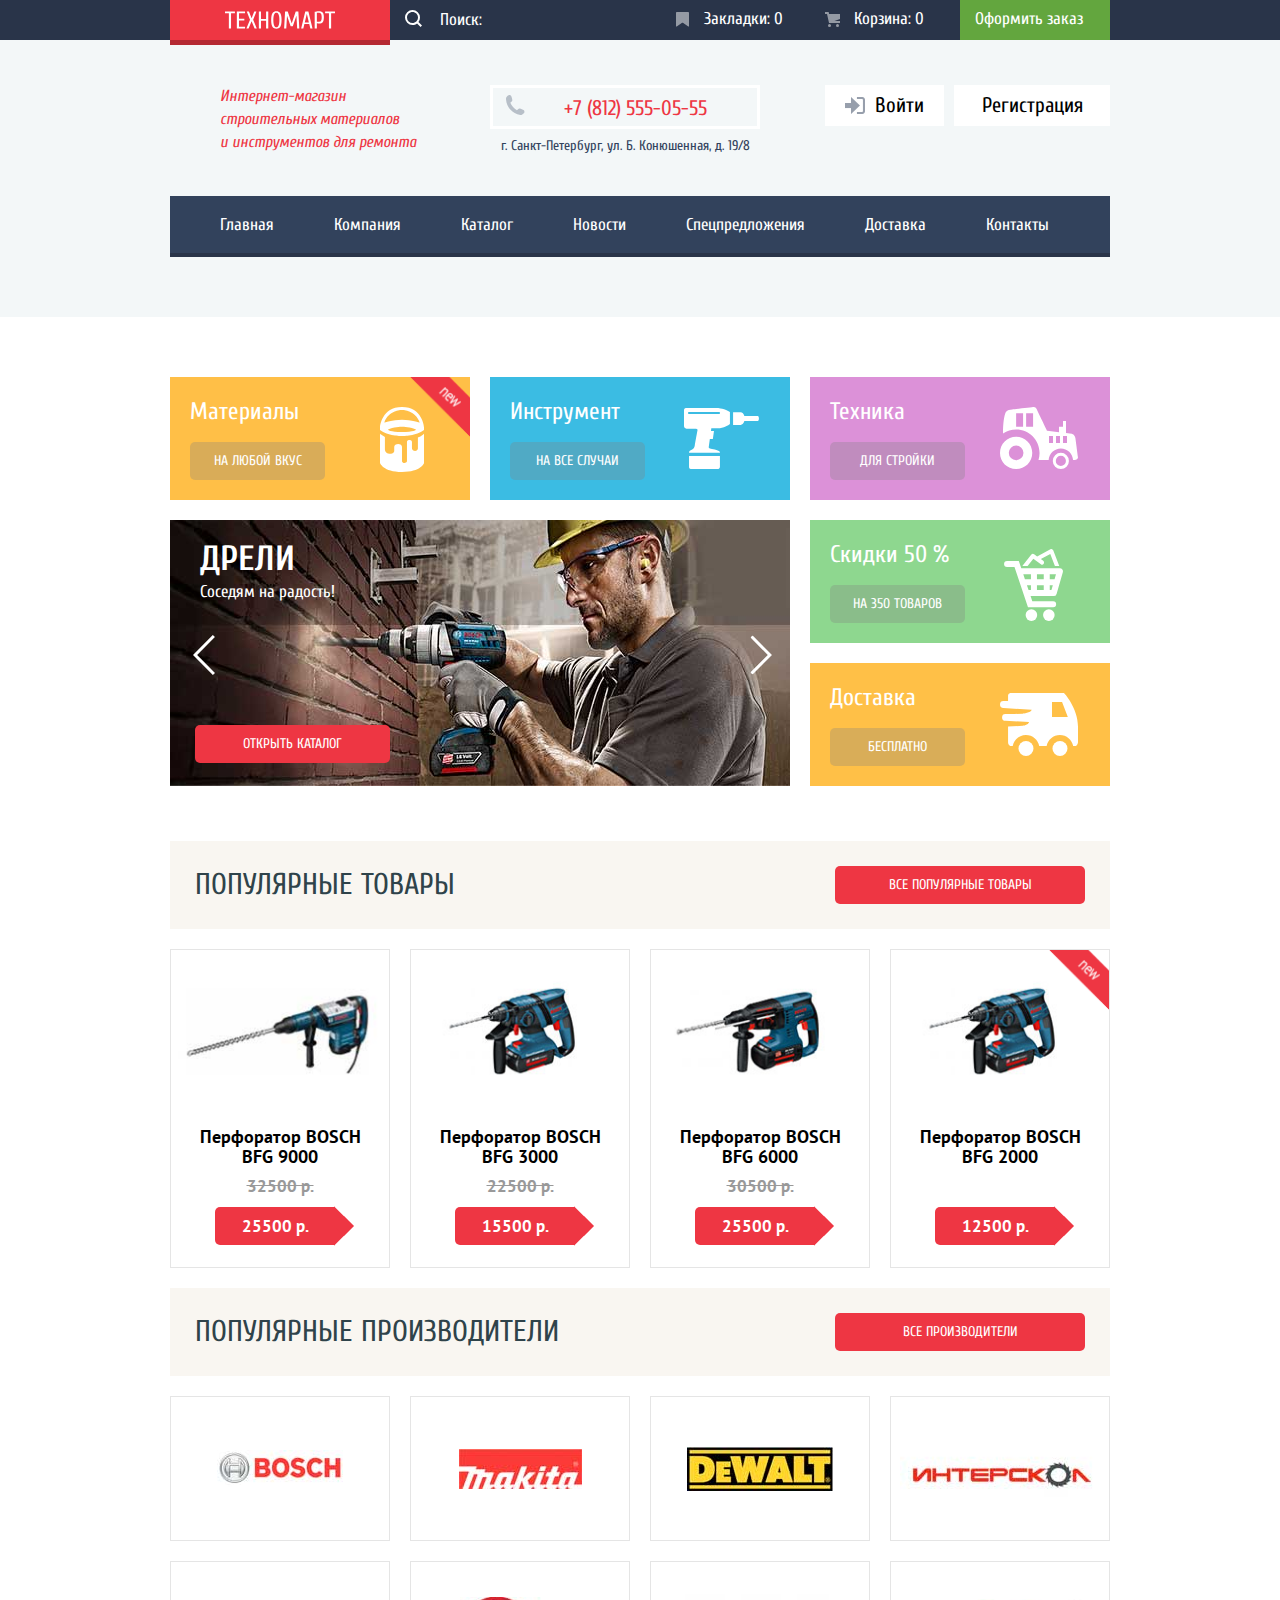
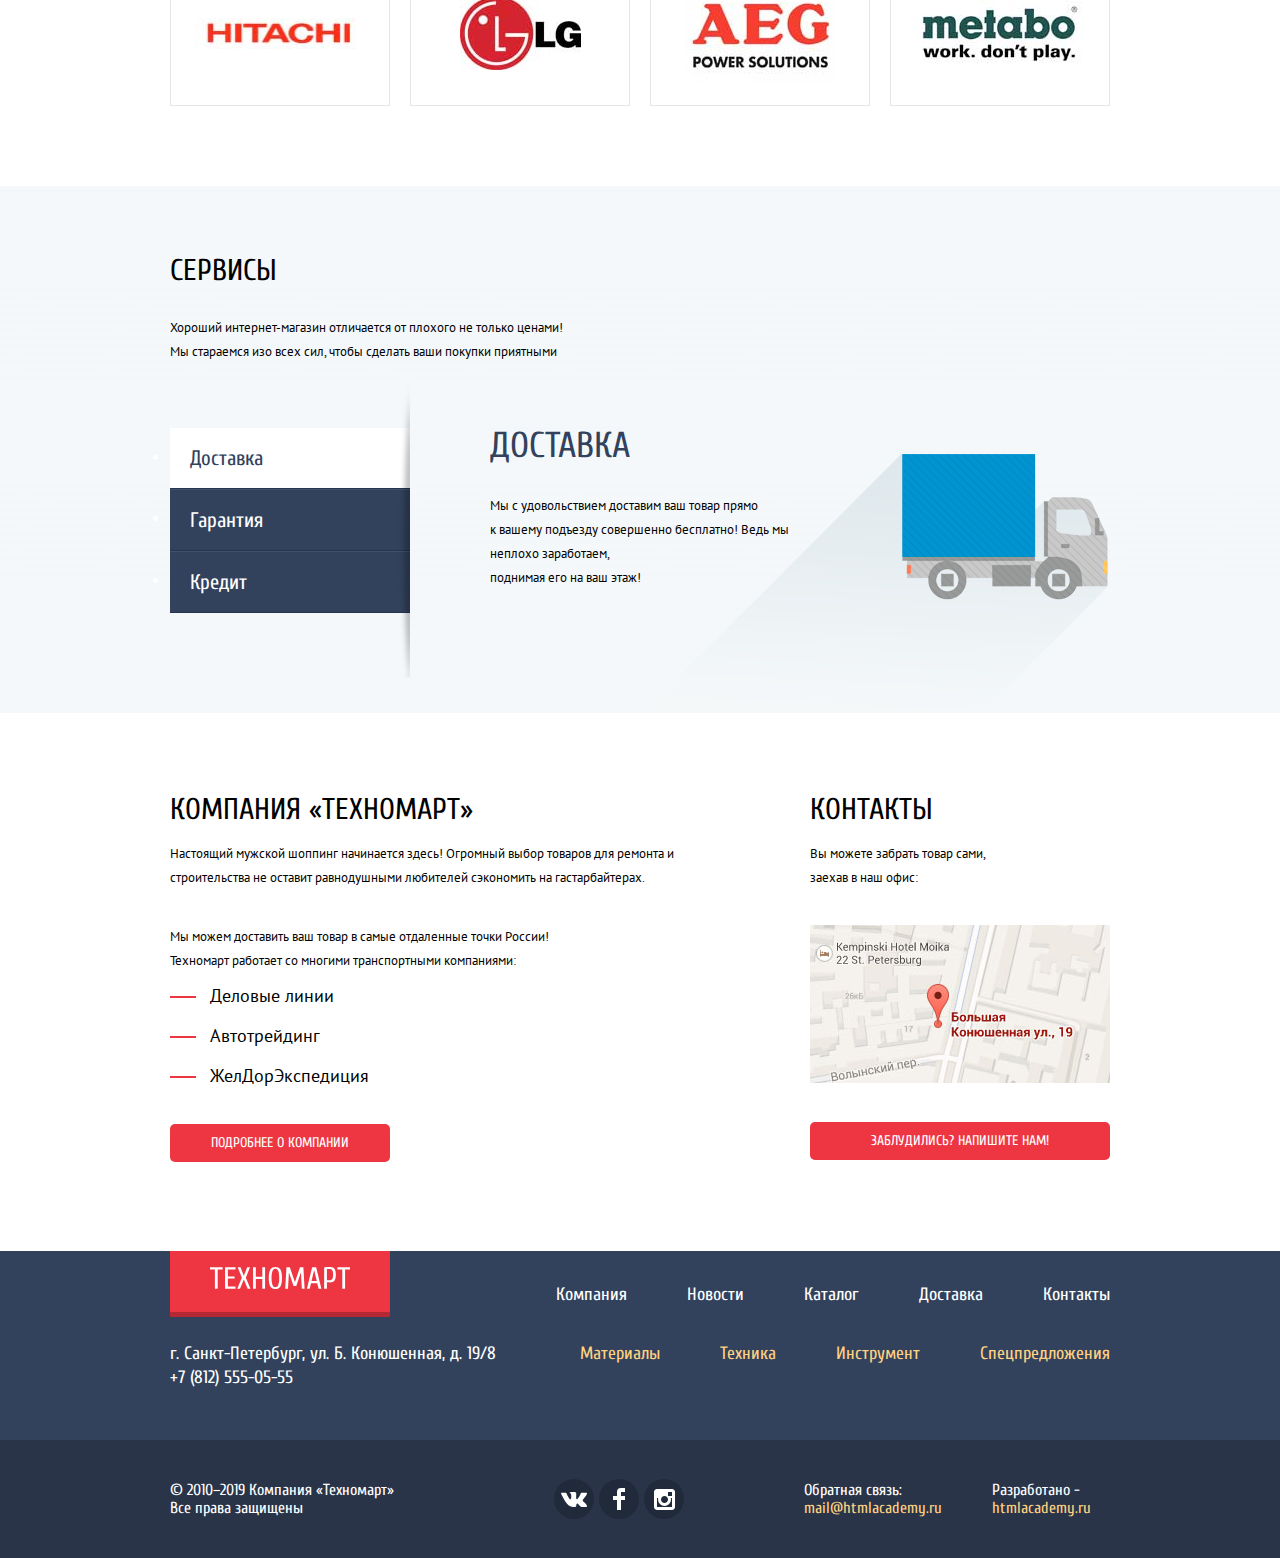
<file: index.html>
<!DOCTYPE html>
<html lang="ru">
    <head>
        <meta charset="UTF-8">
        <title>Техномарт</title>
        <link href="https://fonts.googleapis.com/css?family=Cuprum%7CPT+Sans&display=swap&subset=cyrillic" rel="stylesheet">
        <link rel="stylesheet" href="css/normalize.css">
        <link rel="stylesheet" href="css/style.css">
    </head>
    <body>
        <header class="main-header">
            <div class="header-content">
                <div class="user-actions">
                    <div class="container user-actions-box">
                        <a name="logo" class="logo header-logo">
                            <img src="img/logo-technomart.svg" width="110" height="20" alt="Техномарт"> 
                        </a>
                        <div class="header-input">
                            <input type="text" name="search" id="searh" class="search" placeholder="Поиск:">
                            <span class="icon-search">
                                <svg xmlns="http://www.w3.org/2000/svg" width="17" height="17" viewBox="0 0 17 17"><path fill="#ffffff" d="M17 15.586l-3.542-3.542A7.465 7.465 0 0 0 15 7.5 7.5 7.5 0 1 0 7.5 15c1.71 0 3.282-.579 4.544-1.542L15.586 17 17 15.586zM2 7.5C2 4.467 4.467 2 7.5 2 10.532 2 13 4.467 13 7.5c0 3.032-2.468 5.5-5.5 5.5A5.506 5.506 0 0 1 2 7.5z"/></svg>
                            </span>     
                        </div>    
                        <a href="#" class="market">
                            Закладки: 0    
                        </a>
                        <a href="#" class="basket">
                            Корзина: 0
                        </a>        
                        <a href="#" class="buy">Оформить заказ</a>
                    </div>    
                </div>
                <div class="site-info">
                    <div class="container">
                        <h1 class="main-headline">Интернет-магазин строительных материалов и&#160;инструментов для ремонта</h1>
                        <address class="header-contacts">
                            <div class="site-tel">
                                <a href="tel:+7(812)555-05-55">
                                    <img class="logo-tel" src="img/icon-phone.svg" alt="телефон" width="20" height="20">
                                    <span class="contact-tel">+7 (812) 555-05-55
                                    </span>
                                </a>
                            </div>
                            <p class="header-contacts-address">г. Санкт-Петербург, ул. Б. Конюшенная, д. 19/8</p>
                        </address>
                        <div class="user-menu">   
                            <a class="user-button user-button-input" href="#">Войти</a>
                            <a class="user-button user-button-input-registration" href="#">Регистрация</a>
                        </div>
                    </div>    
                </div>
                <nav class="container nav-menu">
                    <ul class="list nav-menu-list">
                        <li>
                            <a href="#">Главная</a>
                        </li>
                        <li>
                            <a href="#">Компания</a>
                        </li>
                        <li>
                            <a href="catalog.html">Каталог</a>
                        </li>
                        <li>
                            <a href="#">Новости</a>
                        </li>
                        <li>
                            <a href="#">Спецпредложения</a>
                        </li>
                        <li>
                            <a href="#">Доставка</a>
                        </li>
                        <li>
                            <a href="#">Контакты</a>
                        </li>
                    </ul>
                </nav>
            </div>
        </header>
        <main class="main-content">
            <section class="container services">
                <div class="product-services">
                    <div class="product-services-card materials-card">
                        <span class="new-flag"></span>
                        <div class="card-content">
                            <h3 class="card-title">Материалы</h3>
                            <a href="#" class="button">на любой вкус</a>
                        </div>
                    </div>
                    <div class="product-services-card tool-card">
                        <div class="card-content">
                            <h3 class="card-title">Инструмент</h3>
                            <a href="#" class="button">на все случаи</a>
                        </div>    
                    </div>
                    <div class="product-services-card technic-card">
                        <div class="card-content">
                            <h3 class="card-title">Техника</h3>
                            <a href="#" class="button">для стройки</a>
                        </div>
                    </div>
                </div>
                <div class="addition-product-services">
                    <div class="slider-product-services">
                        <div class="slider slider-1 js-slider-product">
                            <div class="slider-label">
                                <h3 class="slider-title">Перфоратора</h3>
                                <b>Настоящие мужские игрушки</b>
                            </div>
                        </div>
                        <div class="show-slider slider slider-2 js-slider-product">   
                            <div class="slider-label">
                                <h3 class="slider-title">Дрели</h3>
                                <b>Соседям на радость!</b>
                            </div>    
                        </div>
                        <a href="#" class="button slider-button">Открыть каталог</a>
                        <button type="button" class="button previous-slider js-previous-slider"></button>
                        <button type="button" class="button next-slider js-next-slider"></button>    
                    </div>
                    <div class="advantage-product-services">
                        <div class="product-services-card discount-card">
                            <div class="card-content">
                                <h3 class="card-title">Скидки 50 %</h3>
                                <a href="#" class="button">на 350 товаров</a>
                            </div>
                        </div>
                        <div class="product-services-card delivery-card">
                            <div class="card-content">
                                <h3 class="card-title">Доставка</h3>
                                <a href="#" class="button">бесплатно</a>
                            </div>
                        </div>    
                    </div>
                </div>
            </section>
            <section class="container popular-goods">
                <div class="container">
                    <div class="popular-goods-header">
                        <h2 class="popular-goods-title">Популярные товары</h2>
                        <a href="#" class="button popular-goods-button">Все популярные товары</a>
                    </div>    
                    <ul class="popular-goods-list">
                        <li class="popular-goods-item">
                            <div class="card-product">
                                <img class="product-image" src="img/perforator-bosch-9000.jpg" alt="Перфоратор" width="215" height="165">
                                <div class="price-product">
                                    <b class="product-description">
                                         Перфоратор BOSCH BFG 9000
                                    </b>
                                    <span class="before-sale">32500 р.</span>
                                    <a href="#" class="after-sale">25500 р.</a>
                                </div>
                                <div class="button-card-product">
                                    <a href="#" class="button card-product-buy js-card-product-buy">КУПИТЬ</a>
                                     <button type="button" class="button card-product-in-marker">
                                        В ЗАКЛАДКИ
                                    </button>
                                </div>
                            </div>            
                        </li>
                        <li class="popular-goods-item">
                            <div class="card-product">
                                <img class="product-image" src="img/perforator-bosch-3000.jpg" alt="Перфоратор" width="215" height="165">
                                <div class="price-product">
                                    <b class="product-description">
                                        Перфоратор BOSCH BFG 3000
                                    </b>
                                    <span class="before-sale">22500 р.</span>
                                    <a href="#" class="after-sale">15500 р.</a>
                                </div>    
                                <div class="button-card-product">
                                    <a href="#" class="button card-product-buy js-card-product-buy">КУПИТЬ</a>
                                     <button type="button" class="button card-product-in-marker">
                                        В ЗАКЛАДКИ
                                    </button>
                                </div>
                            </div>    
                        </li>
                        <li class="popular-goods-item">
                            <div class="card-product">
                                <img class="product-image" src="img/perforator-bosch-6000.jpg" alt="Перфоратор" width="215" height="165">
                                <div class="price-product">
                                    <b class="product-description">
                                         Перфоратор BOSCH BFG 6000
                                    </b>
                                    <span class="before-sale">30500 р.</span>
                                    <a href="#" class="after-sale">25500 р.</a>
                                    </div>    
                                    <div class="button-card-product">
                                        <a href="#" class="button card-product-buy js-card-product-buy">КУПИТЬ</a>
                                        <button type="button" class="button card-product-in-marker">
                                            В ЗАКЛАДКИ
                                        </button>
                                </div>
                            </div>        
                        </li>
                        <li class="popular-goods-item">
                            <div class="card-product">
                                <img class="product-image" src="img/perforator-bosch-2000.jpg" alt="Перфоратор" width="215" height="165">
                                <div class="price-product">
                                    <b class="product-description">
                                        Перфоратор BOSCH BFG 2000
                                    </b>
                                    <span class="before-sale"></span>
                                    <a href="#" class="after-sale">12500 р.</a>
                                </div>    
                                <div class="button-card-product">
                                    <a href="#" class="button card-product-buy js-card-product-buy">КУПИТЬ</a>
                                    <button type="button" class="button card-product-in-marker">
                                        В ЗАКЛАДКИ
                                    </button>
                                </div>
                                <span class="new-flag"></span>
                            </div>         
                        </li>
                    </ul>
                </div>    
            </section>
            <section class="container brands">
                <div class="brands-header">
                        <h2 class="brands-title">Популярные производители</h2>
                        <a href="#" class="button brands-button">Все производители</a>
                </div>
                <ul class="brands-list">
                    <li class="brands-list-item">
                        <a href="#">
                            <img src="img/bosch.jpg" alt="BOSCH" width="126" height="37">
                        </a>
                    </li>
                    <li class="brands-list-item">
                        <a href="#">
                            <img src="img/makita.jpg" alt="MAKITA" width="123" height="40">
                        </a>
                    </li>
                    <li class="brands-list-item">
                        <a href="#">
                            <img src="img/dewalt.jpg" alt="DEWALT" width="146" height="44">
                        </a>
                    </li>
                    <li class="brands-list-item">
                        <a href="#">
                            <img src="img/interskol.jpg" alt="ИНТЕРСКОЛ" width="200" height="88">
                        </a>
                    </li>
                    <li class="brands-list-item">
                        <a href="#">
                            <img src="img/hitachi.jpg" alt="HITACHI" width="170" height="31">
                        </a>
                    </li>
                    <li class="brands-list-item">
                        <a href="#">
                            <img src="img/lg.jpg" alt="LG" width="121" height="73">
                        </a>
                    </li>
                    <li class="brands-list-item">
                        <a href="#">
                            <img src="img/aeg.jpg" alt="AEG" width="151" height="96">
                        </a>
                    </li>
                    <li class="brands-list-item">
                        <a href="#">
                            <img src="img/metalbo.jpg" alt="METALBO" width="204" height="69">
                        </a>
                    </li>
                </ul>       
            </section>
            <section class="additional-service">
                <div class="container">
                    <div class="additional-service-header">
                        <h2 class="additional-service-title">Сервисы</h2>
                        <p class="tagline">Хороший интернет-магазин отличается от плохого не только ценами!</p>
                        <p class="tagline">Мы стараемся изо всех сил, чтобы сделать ваши покупки приятными</p>
                    </div>
                    <div class="additional-service-container">
                        <ul class="additional-service-list">
                            <li class="additional-service-item">
                                <button type="button" class="button service-select button-delivery js-additional-service-button">Доставка</button>
                            </li>
                            <li class="additional-service-item">
                                <button type="button" class="button button-guarantee js-additional-service-button">Гарантия</button>
                            </li>
                            <li class="additional-service-item">
                                <button type="button" class="button button-credit js-additional-service-button">Кредит</button>
                            </li>
                        </ul>
                        <div class="additional-service-slider">
                            <div class="select-slider service-slider-delivery js-service-slider">
                                <div class="slider-service-content">
                                    <h3 class="slider-service-title">Доставка</h3>
                                    <p class="slider-service-paragraph">Мы с удовольствием доставим ваш товар прямо<br> к вашему подъезду совершенно бесплатно! Ведь мы неплохо заработаем,<br> поднимая его на ваш этаж!</p>
                                </div>
                            </div>
                            <div class="service-slider-guarantee js-service-slider">
                                <div class="slider-service-content">
                                    <h3 class="slider-service-title">Гарантия</h3>
                                    <p class="slider-service-paragraph">Если купленный у нас товар поломается или заискрит,<br> 
                                    а также в случае пожара, спровоцированного его возгаранием,  вы всегда можете быть уверены в нашей гарантии. Мы обменяем сгоревший товар на новый.<br> 
                                    Дом уж восстановите как-нибудь сами.</p>
                                </div>
                            </div>
                            <div class="service-slider-credit js-service-slider">
                                <div class="slider-service-content">
                                    <h3 class="slider-service-title">Кредит</h3>
                                    <p class="slider-service-paragraph">Залезть в долговую яму стало проще!<br> 
                                    Кредитные консультанты придут вам на помощь.</p>
                                    <a href="#" class="button slider-credit-button">отправить заявку</a>
                                </div>
                            </div>            
                        </div>
                    </div>
                </div>
            </section>
            <div class="container advantages-container">
                <section class="advantages">
                    <h2 class="advantages-title">КОМПАНИЯ «ТЕХНОМАРТ»</h2>
                    <p class="advantages-content">
                        Настоящий мужской шоппинг начинается здесь! Огромный выбор товаров для ремонта и строительства не оставит равнодушными любителей сэкономить на гастарбайтерах.
                    </p>
                    <div class="advantages-delivery-container">
                        <p class="advantages-delivery-content">
                            Мы можем доставить ваш товар в самые отдаленные точки России!
                            Техномарт работает со многими транспортными компаниями:
                        </p>
                        <ul class="list advantages-list">
                            <li class="advantages-list-item" >
                                Деловые линии
                            </li>
                            <li class="advantages-list-item">
                                Автотрейдинг
                            </li>
                            <li class="advantages-list-item">
                                ЖелДорЭкспедиция
                            </li>
                        </ul>
                        <a href="#" class="button button-advantages">ПОДРОБНЕЕ О КОМПАНИИ</a>
                    </div>    
                </section>
                <section class="main-contacts">
                    <h2 class="main-contacts-title">КОНТАКТЫ</h2>
                    <p class="main-contacts-content">Вы можете забрать товар сами,<br>заехав в наш офис:</p>
                    <img src="img/map.jpg" alt="Карта" class="min-map js-min-map" width="300" height="158" title="Увеличить">
                    <button type="button" class="button button-main-contacts js-button-main-contacts">
                        ЗАБЛУДИЛИСЬ? НАПИШИТЕ НАМ!
                    </button>
                </section>
                <section class="full-map js-full-map">
                    <h3 class="visually-hidden">Развернутая карта</h3>
                    <iframe src="https://www.google.com/maps/embed?pb=!1m18!1m12!1m3!1d3361.1239525532847!2d30.31644026742068!3d59.939836920176376!2m3!1f0!2f0!3f0!3m2!1i1024!2i768!4f13.1!3m3!1m2!1s0x4696310fca5ba729%3A0xea9c53d4493c879f!2z0JHQvtC70YzRiNCw0Y8g0JrQvtC90Y7RiNC10L3QvdCw0Y8g0YPQuy4sIDE5LCDQodCw0L3QutGCLdCf0LXRgtC10YDQsdGD0YDQsywgMTkxMTg2!5e0!3m2!1sru!2sru!4v1560077512694!5m2!1sru!2sru" width="940" height="450" style="border:0" allowfullscreen></iframe>
                    <button type="button" class="button close-popup js-close-map" title="Закрыть">закрыть</button>
                </section>
            </div>    
        </main>
        <footer class="footer"> 
            <section class="main-footer">
                <div class="container info">
                    <a href="#logo" class="logo footer-logo">
                        <img src="img/logo-technomart.svg" alt="Техномарт" width="140" height="30">
                    </a>
                    <div class="nav-info">
                        <ul class="list nav-info-list">
                            <li>
                                <a href="#">Компания</a>
                            </li>
                            <li>
                                <a href="#">Новости</a>
                            </li>
                            <li>
                                <a href="catalog.html">Каталог</a>
                            </li>
                            <li>
                                <a href="#">Доставка</a>
                            </li>
                            <li>
                                <a href="#">Контакты</a>
                            </li>
                        </ul>
                    </div>
                </div>
                <div class="container other-info">   
                    <address class="footer-contacts">
                        <p class="footer-contacts-content">
                            г. Санкт-Петербург, ул. Б. Конюшенная, д. 19/8<br>+7 (812) 555-05-55
                        </p>
                    </address>
                    <div class="other-nav">
                        <ul class="list other-nav-list">
                            <li>
                                <a href="#">Материалы</a>
                            </li>
                            <li>
                                <a href="#">Техника</a>
                            </li>
                            <li>
                                <a href="#">Инструмент</a>
                            </li>
                            <li>
                                <a href="#">Спецпредложения</a>
                            </li>
                        </ul>
                    </div>
                </div>
            </section>
            <section class="author-footer">
                <div class="container">
                    <p class="author-footer-content">© 2010–2019 Компания «Техномарт»<br>Все права защищены</p>
                    <div class="footer-icons">
                        <ul class="list footer-icons-list">
                            <li>
                                <a href="#" class="vk"></a>
                            </li>
                            <li>
                                <a href="#" class="fb"></a>
                            </li>
                            <li>
                                <a href="#" class="insta"></a>
                            </li>
                        </ul>
                    </div>
                    <div class="author">    
                        <p class="author-info">
                            Обратная связь: <br>
                            <a class="author-contact" href="#">mail@htmlacademy.ru</a>
                        </p>
                        <p class="author-info">
                            Разработано - <br>
                            <a class="author-contact" href="https://htmlacademy.ru/intensive/htmlcss">htmlacademy.ru</a>
                        </p>
                    </div>    
                </div>    
            </section>
        </footer>
        <section class="popup-feedback js-popup-feedback">
            <button type="button" class="button close-popup js-close-popup-feedback" title="Закрыть">закрыть</button>
            <form action="#" method="post" class="popup-feedback-form">
                <div class="input-container">
                    <div class="user-data">
                        <div class="user-name">
                            <label for="username">
                                Ваше имя:
                            </label>
                            <input type="text" name="username" id="username" placeholder="Имя Фамилия" required>
                        </div>
                        <div class="user-email">    
                            <label for="usermail">
                                Ваш e-mail:
                            </label>
                            <input type="email" name="usermail" id="usermail" placeholder="email@example.com" required>
                        </div>    
                    </div>
                    <div class="user-comment">
                        <label for="comment">
                            Текст письма:
                        </label>
                        <textarea name="comment" id="comment" placeholder="В свободной форме"></textarea>
                    </div>
                </div>    
                <div class="button-submit-form">
                    <input type="submit" class="button submit-form" value="отправить">
                </div>
            </form>
        </section>
        <section class="popup-catalog js-popup-catalog">
            <button type="button" class="button close-popup js-close-popup-catalog" title="Закрыть">закрыть</button>
            <div class="popup-catalog-info">
                <img src="img/icon-mark.svg" alt="Успешно" width="50" height="50">
                <span>Товар добавлен в корзину!</span>
            </div>
            <div class="popup-catalog-buttons">
                <a href="#" class="button ordering">ОФОРМИТЬ ЗАКАЗ</a>
                <button type="button" class="button return-shopping js-return-shopping">ПРОДОЛЖИТЬ ПОКУПКИ</button>
            </div>    
        </section>
        <script type="text/javascript" src="js/index-min.js"></script>       
    </body>
</html>
</file>
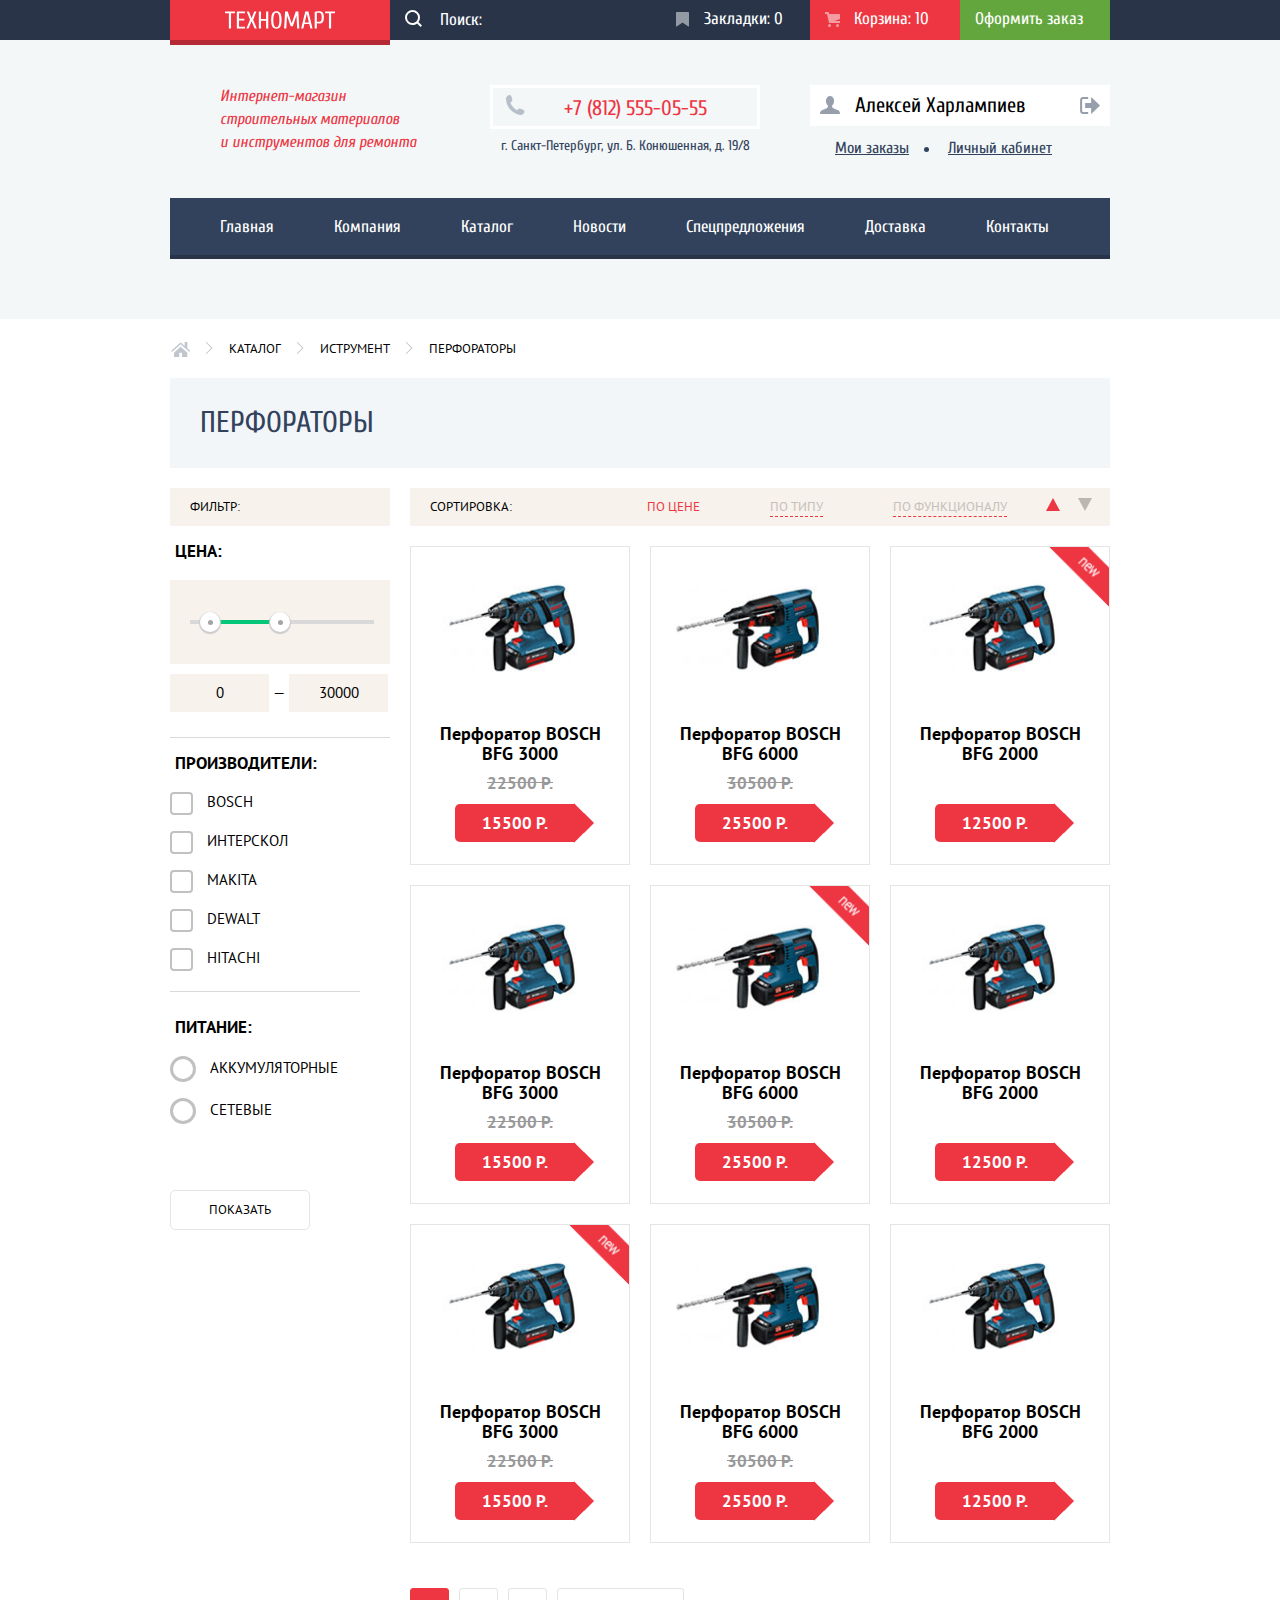
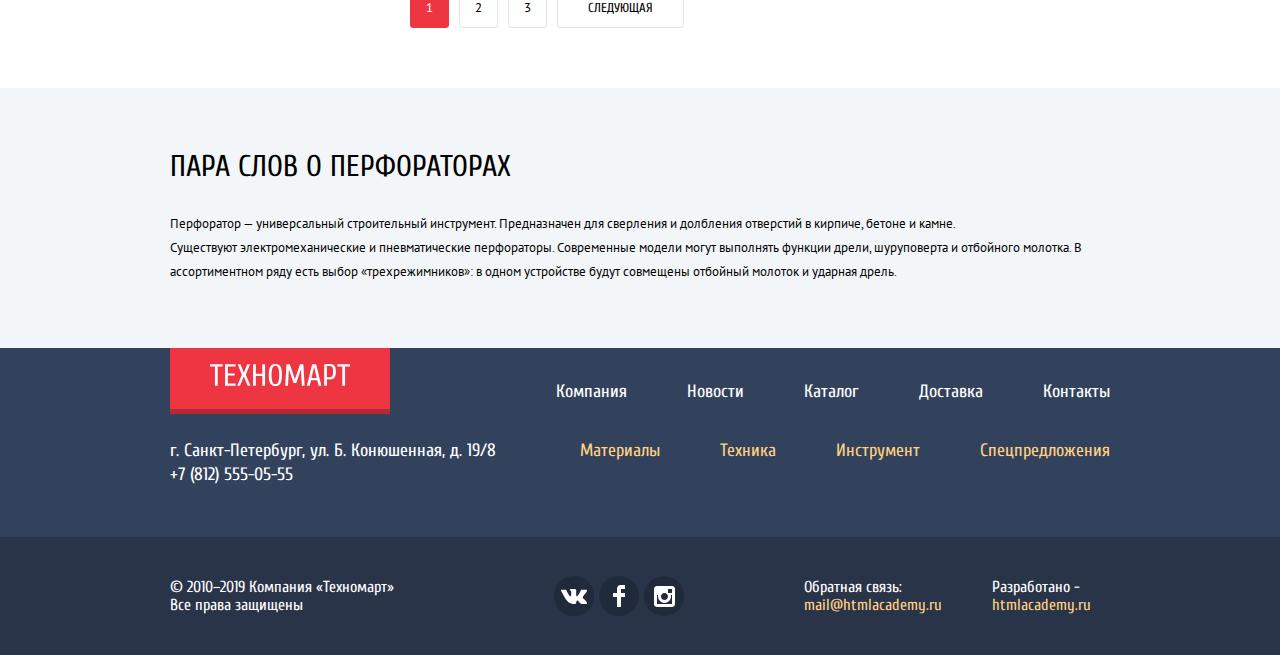
<file: catalog.html>
<!DOCTYPE html>
<html lang="ru">
    <head>
        <meta charset="UTF-8">
        <title>Каталог товаров</title>
        <link href="https://fonts.googleapis.com/css?family=Cuprum%7CPT+Sans&display=swap&subset=cyrillic" rel="stylesheet">
        <link rel="stylesheet" href="css/normalize.css">
        <link rel="stylesheet" href="css/style.css">
    </head>
    <body>
        <header class="main-header">
            <div class="header-content">
                <div class="user-actions">
                    <div class="container user-actions-box">
                        <a href="index.html" name="logo" class="logo header-logo">
                            <img src="img/logo-technomart.svg" width="110" height="20" alt="Техномарт"> 
                        </a>
                        <div class="header-input">
                            <input type="text" name="search" id="searh" class="search" placeholder="Поиск:">
                            <span class="icon-search">
                                <svg xmlns="http://www.w3.org/2000/svg" width="17" height="17" viewBox="0 0 17 17"><path fill="#ffffff" d="M17 15.586l-3.542-3.542A7.465 7.465 0 0 0 15 7.5 7.5 7.5 0 1 0 7.5 15c1.71 0 3.282-.579 4.544-1.542L15.586 17 17 15.586zM2 7.5C2 4.467 4.467 2 7.5 2 10.532 2 13 4.467 13 7.5c0 3.032-2.468 5.5-5.5 5.5A5.506 5.506 0 0 1 2 7.5z"/></svg>
                            </span>     
                        </div>    
                        <a href="#" class="market">
                            Закладки: 0    
                        </a>
                        <a href="#" class="basket basket-catalog">
                            Корзина: 10
                        </a>        
                        <a href="#" class="buy">Оформить заказ</a>
                    </div>    
                </div>
                <div class="site-info">
                    <div class="container">
                        <h1 class="main-headline">Интернет-магазин строительных материалов и&#160;инструментов для ремонта</h1>
                        <address class="header-contacts">
                            <div class="site-tel">
                                <a href="tel:+7(812)555-05-55">
                                    <img class="logo-tel" src="img/icon-phone.svg" alt="телефон" width="20" height="20">
                                    <span class="contact-tel">
                                        +7 (812) 555-05-55
                                    </span>
                                </a>
                            </div>
                            <p class="header-contacts-address">г. Санкт-Петербург, ул. Б. Конюшенная, д. 19/8</p>
                        </address>
                        <div class="user-menu-active">
                            <div class="user-button">
                                <a class="user-button-username" href="#">
                                    <span>Алексей Харлампиев</span>
                                </a>
                                <a href="#" class="user-menu-output">Выход</a>
                            </div>
                            <div class="user-menu-nav">
                                <a class="user-menu-item" href="#">Мои заказы</a>
                                <a class="user-menu-item" href="#">Личный кабинет</a>
                            </div>    
                        </div>
                    </div>    
                </div>
                <nav class="container nav-menu">
                    <ul class="list nav-menu-list">
                        <li>
                            <a href="index.html">Главная</a>
                        </li>
                        <li>
                            <a href="#">Компания</a>
                        </li>
                        <li>
                            <a href="catalog.html">Каталог</a>
                        </li>
                        <li>
                            <a href="#">Новости</a>
                        </li>
                        <li>
                            <a href="#">Спецпредложения</a>
                        </li>
                        <li>
                            <a href="#">Доставка</a>
                        </li>
                        <li>
                            <a href="#">Контакты</a>
                        </li>
                    </ul>
                </nav>
            </div>
        </header>
        <main class="main-catalog">
            <div class="container breadcrumbs">
                <ol class="list breadcrumbs-list">
                    <li>
                        <a href="index.html" class="breadcrumbs-item-home" title="На главную"></a>
                    </li>
                    <li class="breadcrumbs-item">
                        <a href="#">
                            КАТАЛОГ
                        </a>
                    </li>
                    <li class="breadcrumbs-item">
                        <a href="#">
                            ИСТРУМЕНТ
                        </a>
                    </li>   
                    <li class="breadcrumbs-item">
                        <a href="#">
                            ПЕРФОРАТОРЫ
                        </a>
                    </li>
                </ol>
            </div>
            <section class="container product">
                <h2 class="product-title">ПЕРФОРАТОРЫ</h2>
                <div class="product-container">
                    <aside class="filter">
                        <h2 class="visually-hidden">Фильтр товаров</h2>
                        <form action="/" method="get">
                            <h3 class="filter-title">ФИЛЬТР:</h3>
                            <div class="price-filter">
                                <b class="filter-description">ЦЕНА:</b>
                                <div class="box-range">
                                    <div class="all-range"></div>
                                    <div class="selected-range"></div>
                                    <button type="button" class="start-price"></button>
                                    <button type="button" class="stop-price"></button>    
                                </div>
                                <span class="from">0</span>
                                <span class="long-dash">&#8212;</span>
                                <span class="before">30000</span>
                            </div>    
                            <div class="makers-filter">
                                <b class="filter-description">ПРОИЗВОДИТЕЛИ:</b>
                                <div class="description-item-container">
                                    <input type="checkbox" name="bosch" id="bosch" class="checkbox-brand">
                                    <label for="bosch" class="description-item" tabindex="0">
                                        BOSCH
                                    </label>
                                </div>
                                <div class="description-item-container">
                                    <input type="checkbox" name="interscol" id="interscol" class="checkbox-brand">
                                    <label for="interscol" class="description-item" tabindex="0">
                                        ИНТЕРСКОЛ
                                    </label>
                                </div>
                                <div class="description-item-container">
                                    <input type="checkbox" name="makita" id="makita" class="checkbox-brand">
                                    <label for="makita" class="description-item" tabindex="0">
                                        MAKITA
                                    </label>
                                </div>
                                <div class="description-item-container">  
                                    <input type="checkbox" name="dewalt" id="dewalt" class="checkbox-brand">
                                    <label for="dewalt" class="description-item" tabindex="0">
                                        DEWALT
                                    </label>
                                </div>
                                <div class="description-item-container">
                                    <input type="checkbox" name="hitachi" id="hitachi" class="checkbox-brand">
                                    <label for="hitachi" class="description-item" tabindex="0">
                                        HITACHI
                                    </label>
                                </div>    
                            </div> 
                            <div class="power-filter">   
                                <b class="filter-description">ПИТАНИЕ:</b>
                                <div class="description-item-container">
                                    <input type="radio" name="power" id="battery" class="radio-power">
                                    <label for="battery" class="description-item-radio" tabindex="0">
                                        АККУМУЛЯТОРНЫЕ
                                    </label>
                                </div>
                                <div class="description-item-container">
                                    <input type="radio" name="power" id="wiring" class="radio-power">    
                                    <label for="wiring" class="description-item-radio" tabindex="0"> 
                                        СЕТЕВЫЕ
                                    </label>
                                </div>
                                <input type="submit" name="button-show" class="button-show" value="ПОКАЗАТЬ" tabindex="0">
                            </div>    
                        </form>    
                    </aside>
                    <section class="all-products">
                        <h2 class="visually-hidden">Каталог товаров</h2>
                        <div class="sorting">
                            <h3 class="sorting-title">Cортировка:</h3>
                                <div class="sorting-buttons">
                                    <a href="#" class="sorting-button sorting-active">по цене</a>
                                    <a href="#" class="sorting-button">по типу</a>
                                    <a href="#" class="sorting-button">по функционалу</a>
                                </div>    
                            <span class="arrows">
                                <a href="#" class="arrow-active arrrow-up"></a>
                                <a href="#" class="arrow-down"></a>
                            </span>
                        </div>
                        <div class="show-products">
                            <ul class="list show-products-list">
                                <li class="card-product-item">
                                    <div class="card-product">
                                        <img class="product-image" src="img/perforator-bosch-3000.jpg" alt="Перфоратор" width="215" height="165">
                                        <div class="price-product">
                                            <b class="product-description">
                                                Перфоратор BOSCH BFG 3000
                                            </b>
                                            <span class="before-sale">22500 р.</span>
                                            <a href="#" class="after-sale">15500 р.</a>
                                        </div>    
                                        <div class="button-card-product">
                                            <a href="#" class="button card-product-buy js-card-product-buy">КУПИТЬ </a>
                                            <button type="button" class="button card-product-in-marker">
                                                В ЗАКЛАДКИ
                                            </button>
                                        </div>
                                    </div>    
                                </li>
                                <li class="card-product-item">
                                    <div class="card-product">
                                        <img class="product-image" src="img/perforator-bosch-6000.jpg" alt="Перфоратор" width="215" height="165">
                                        <div class="price-product">
                                            <b class="product-description">
                                                Перфоратор BOSCH BFG 6000
                                            </b>
                                            <span class="before-sale">30500 р.</span>
                                            <a href="#" class="after-sale">25500 р.</a>
                                        </div>    
                                        <div class="button-card-product">
                                            <a href="#" class="button card-product-buy js-card-product-buy">КУПИТЬ </a>
                                            <button type="button" class="button card-product-in-marker">
                                                В ЗАКЛАДКИ
                                            </button>
                                        </div>
                                    </div>    
                                </li>
                                <li class="card-product-item">
                                    <div class="card-product">
                                        <img class="product-image" src="img/perforator-bosch-2000.jpg" alt="Перфоратор" width="215" height="165">
                                        <div class="price-product">
                                            <b class="product-description">
                                                Перфоратор BOSCH BFG 2000
                                            </b>
                                            <span class="before-sale"></span>
                                            <a href="#" class="after-sale">12500 р.</a>
                                        </div>    
                                        <div class="button-card-product">
                                            <a href="#" class="button card-product-buy js-card-product-buy">КУПИТЬ </a>
                                            <button type="button" class="button card-product-in-marker">
                                                В ЗАКЛАДКИ
                                            </button>
                                        </div>
                                        <span class="new-flag"></span>
                                    </div>        
                                </li>
                                <li class="card-product-item">
                                    <div class="card-product">
                                        <img class="product-image" src="img/perforator-bosch-3000.jpg" alt="Перфоратор" width="215" height="165">
                                        <div class="price-product">
                                            <b class="product-description">
                                                Перфоратор BOSCH BFG 3000
                                            </b>
                                            <span class="before-sale">22500 р.</span>
                                            <a href="#" class="after-sale">15500 р.</a>
                                        </div>    
                                        <div class="button-card-product">
                                            <a href="#" class="button card-product-buy js-card-product-buy">КУПИТЬ </a>
                                            <button type="button" class="button card-product-in-marker">
                                                В ЗАКЛАДКИ
                                            </button>
                                        </div>
                                    </div>        
                                </li>
                                <li class="card-product-item">
                                    <div class="card-product">
                                        <img class="product-image" src="img/perforator-bosch-6000.jpg" alt="Перфоратор" width="215" height="165">
                                        <div class="price-product">    
                                            <b class="product-description">
                                                Перфоратор BOSCH BFG 6000
                                            </b>
                                            <span class="before-sale">30500 р.</span>
                                            <a href="#" class="after-sale">25500 р.</a>
                                        </div>    
                                        <div class="button-card-product">
                                            <a href="#" class="button card-product-buy js-card-product-buy">КУПИТЬ </a>
                                            <button type="button" class="button card-product-in-marker">
                                                В ЗАКЛАДКИ
                                            </button>
                                        </div>
                                        <span class="new-flag"></span>
                                    </div>        
                                </li>
                                <li class="card-product-item">
                                    <div class="card-product">
                                        <img class="product-image" src="img/perforator-bosch-2000.jpg" alt="Перфоратор" width="215" height="165">
                                        <div class="price-product">
                                            <b class="product-description">
                                                Перфоратор BOSCH BFG 2000
                                            </b>
                                            <span class="before-sale"></span>
                                            <a href="#" class="after-sale">12500 р.</a>
                                        </div>    
                                        <div class="button-card-product">
                                            <a href="#" class="button card-product-buy js-card-product-buy">КУПИТЬ </a>
                                            <button type="button" class="button card-product-in-marker">
                                                В ЗАКЛАДКИ
                                            </button>
                                        </div>
                                    </div>        
                                </li>
                                <li class="card-product-item">
                                    <div class="card-product">
                                        <img class="product-image" src="img/perforator-bosch-3000.jpg" alt="Перфоратор" width="215" height="165">
                                        <div class="price-product">
                                            <b class="product-description">
                                                Перфоратор BOSCH BFG 3000
                                            </b>
                                            <span class="before-sale">22500 р.</span>
                                            <a href="#" class="after-sale">15500 р.</a>
                                        </div>    
                                        <div class="button-card-product">
                                            <a href="#" class="button card-product-buy js-card-product-buy">КУПИТЬ </a>
                                            <button type="button" class="button card-product-in-marker">
                                                В ЗАКЛАДКИ
                                            </button>
                                        </div>
                                        <span class="new-flag"></span>
                                    </div>        
                                </li>
                                <li class="card-product-item">
                                    <div class="card-product">
                                        <img class="product-image" src="img/perforator-bosch-6000.jpg" alt="Перфоратор" width="215" height="165">
                                        <div class="price-product">
                                            <b class="product-description">
                                                Перфоратор BOSCH BFG 6000
                                            </b>
                                            <span class="before-sale">30500 р.</span>
                                            <a href="#" class="after-sale">25500 р.</a>
                                        </div>    
                                        <div class="button-card-product">
                                            <a href="#" class="button card-product-buy js-card-product-buy">КУПИТЬ </a>
                                            <button type="button" class="button card-product-in-marker">
                                                В ЗАКЛАДКИ
                                            </button>
                                        </div>
                                    </div>        
                                </li>
                                <li class="card-product-item">
                                    <div class="card-product">
                                        <img class="product-image" src="img/perforator-bosch-2000.jpg" alt="Перфоратор" width="215" height="165">
                                        <div class="price-product">
                                            <b class="product-description">
                                                Перфоратор BOSCH BFG 2000
                                            </b>
                                            <span class="before-sale"></span>
                                            <a href="#" class="after-sale">12500 р.</a>
                                        </div>    
                                        <div class="button-card-product">
                                            <a href="#" class="button card-product-buy js-card-product-buy">КУПИТЬ </a>
                                            <button type="button" class="button card-product-in-marker">
                                                В ЗАКЛАДКИ
                                            </button>
                                        </div>
                                    </div>        
                                </li>
                            </ul>
                        </div>
                        <div class="switch-pages">
                            <div class="pages-numbers">
                                <ol class="pages-numbers-list">
                                    <li class="selected-page pages-numbers-item">
                                        <a class="number" href="#">1</a>
                                    </li>    
                                    <li class="pages-numbers-item">
                                        <a class="number" href="#">2</a>
                                    </li>    
                                    <li class="pages-numbers-item">
                                        <a class="number" href="#">3</a>
                                    </li>    
                                </ol>
                            </div>
                            <a href="#" class="button button-switch-pages">следующая</a>
                        </div>
                    </section>
                </div>    
            </section>
            <section class="about-this-product">
                <div class="container">
                    <h2 class="about-this-product-title">ПАРА СЛОВ О ПЕРФОРАТОРАХ</h2>
                    <p class="about-this-product-content">
                        Перфоратор — универсальный строительный инструмент. Предназначен для сверления и долбления отверстий в кирпиче, бетоне и камне.<br>
                        Существуют электромеханические и пневматические перфораторы. Современные модели могут выполнять функции дрели, шуруповерта и отбойного молотка. В ассортиментном ряду есть выбор «трехрежимников»: в одном устройстве будут совмещены отбойный   молоток и ударная дрель.
                    </p>
                </div>    
            </section>
        </main>
        <footer class="footer"> 
            <section class="main-footer">
                <div class="container info">
                    <a href="#logo" class="logo footer-logo">
                        <img src="img/logo-technomart.svg" alt="Техномарт" width="140" height="30">
                    </a>
                    <div class="nav-info">
                        <ul class="list nav-info-list">
                            <li>
                                <a href="#">Компания</a>
                            </li>
                            <li>
                                <a href="#">Новости</a>
                            </li>
                            <li>
                                <a href="catalog.html">Каталог</a>
                            </li>
                            <li>
                                <a href="#">Доставка</a>
                            </li>
                            <li>
                                <a href="#">Контакты</a>
                            </li>
                        </ul>
                    </div>
                </div>
                <div class="container other-info">   
                    <address class="footer-contacts">
                        <p class="footer-contacts-content">
                            г. Санкт-Петербург, ул. Б. Конюшенная, д. 19/8<br>+7 (812) 555-05-55
                        </p>
                    </address>
                    <div class="other-nav">
                        <ul class="list other-nav-list">
                            <li>
                                <a href="#">Материалы</a>
                            </li>
                            <li>
                                <a href="#">Техника</a>
                            </li>
                            <li>
                                <a href="#">Инструмент</a>
                            </li>
                            <li>
                                <a href="#">Спецпредложения</a>
                            </li>
                        </ul>
                    </div>
                </div>
            </section>
            <section class="author-footer">
                <div class="container">
                    <p class="author-footer-content">
                        © 2010–2019 Компания «Техномарт»<br>Все права защищены
                    </p>
                    <div class="footer-icons">
                        <ul class="list footer-icons-list">
                            <li>
                                <a href="#" class="vk">Вконтакте</a>
                            </li>
                            <li>
                                <a href="#" class="fb">Фейсбук</a>
                            </li>
                            <li>
                                <a href="#" class="insta">Инстаграм</a>
                            </li>
                        </ul>
                    </div>
                    <div class="author">    
                        <p class="author-info">
                            Обратная связь: <br>
                            <a class="author-contact" href="#">mail@htmlacademy.ru</a>
                        </p>
                        <p class="author-info">
                            Разработано - <br>
                            <a class="author-contact" href="https://htmlacademy.ru/intensive/htmlcss">htmlacademy.ru</a>
                        </p>
                    </div>    
                </div>    
            </section>
        </footer>
        <section class="popup-catalog js-popup-catalog">
            <button type="button" class="button close-popup js-close-popup-catalog" title="Закрыть">закрыть</button>
            <div class="popup-catalog-info">
                <img src="img/icon-mark.svg" alt="Успешно" width="50" height="50">
                <span>Товар добавлен в корзину!</span>
            </div>
            <div class="popup-catalog-buttons">
                <a href="#" class="button ordering">ОФОРМИТЬ ЗАКАЗ</a>
                <button type="button" class="button return-shopping js-return-shopping">ПРОДОЛЖИТЬ ПОКУПКИ</button>
            </div>    
        </section>
        <script type="text/javascript" src="js/index-min.js"></script>    
    </body>
</html>
</file>
<file: css/style.css>
body {
    min-width: 940px;
    margin: 0;
    padding: 0;
    font-family: "Cuprum", "Arial", sans-serif;
    font-size: 17px;
    line-height: 18px;
    color: #fff;
    background-color: #ffffff;
}
.logo {
    padding: 10px 55px;
    padding-bottom: 6px;
    background-color: #ee3643;
    -webkit-box-shadow: 0px 5px 0 0 #b42933;
            box-shadow: 0px 5px 0 0 #b42933;
}
.logo:hover {
    background-color: #ca2c37;
}
.logo:active {
    background-color: #ba2732;
}
.visually-hidden {
  position: absolute;
  clip: rect(0 0 0 0);
  width: 1px;
  height: 1px;
  margin: -1px;
}
/*  Общие стили */
a {
    text-decoration: none;
    font-style: normal;
    color: #ffffff;
    cursor: pointer;
}
.list {
    margin: 0;
    padding: 0;
    list-style: none;
}
.button {
    padding: 0;
    display: inline-block;
    vertical-align: middle;
    border: none;
    font-family: "Cuprum", "Arial", sans-serif;
    font-size: 14px;
    line-height: 18px;
    color: #ffffff;
    cursor: pointer;
    background-color: #ee3643;
    border-radius: 5px;
}
.container {
    margin: 0;
    padding: 0;
    width: 940px;
    margin: 0 auto;
}

/* Header */
.main-header {
    width: 100%;
    margin: 0;
    padding: 0;
}
.header-content {
    min-width: 940px;
    margin: 0;
    padding: 0;
    padding-bottom: 60px;
    font-style: normal;
    font-weight: normal;
    color: #fff;
    background-color: #f3f7f8;
}
.user-actions {
    min-width: 940px;
    margin: 0;
    padding: 0;
    background-color: #293449;
}
.user-actions-box {
    display: -webkit-box;
    display: -ms-flexbox;
    display: flex;
    -webkit-box-pack: start;
        -ms-flex-pack: start;
            justify-content: flex-start;
}
.header-logo {
    display: inline-block;
    vertical-align: middle;
}
.header-input {
    display: -webkit-box;
    display: -ms-flexbox;
    display: flex;
    -webkit-box-flex: 1;
        -ms-flex-positive: 1;
            flex-grow: 1;
    position: relative;
    padding: 0;
}
.search {
    position: relative;
    padding-left: 50px;
    -webkit-box-flex: 1;
        -ms-flex-positive: 1;
            flex-grow: 1;
    border: none;
    outline: none;
    color: #ffffff;
    background-color: #293449;
}
.search:hover {
    background-color: #212a3a;
}
.search:focus {
    background-color: #ffffff;
    color: #000000;
}
.icon-search {
    position: absolute;
    z-index: 2;
    top: 10px;
    left: 5px;
}
.search:focus + .icon-search path {
    fill: #ee3642;
} 
.icon-search,
.icon-bookmark,
.icon-cart {
    padding: 0 10px;
}
.search::-moz-placeholder {
     color: #ffffff;
}
.search::-webkit-input-placeholder {
    color: #ffffff;
}
.market,
.basket,
.buy {
    min-width: 150px;
    -webkit-box-sizing: border-box;
            box-sizing: border-box;
    padding: 10px 15px;
    font-size: 17px;
    line-height: 18px;
}
.market::before {
    content: "";
    width: 15px;
    height: 15px;
    margin-right: 10px;
    display: inline-block;
    vertical-align: middle;
    background-image: url("../img/icon-bookmark.svg");
    background-repeat: no-repeat;
    background-position: center;
    background-size: contain;
    opacity: 0.5;
}
.basket::before {
   content: "";
    width: 15px;
    height: 15px;
    margin-right: 10px;
    display: inline-block;
    vertical-align: middle;
    background-image: url(../img/icon-cart.svg);
    background-repeat: no-repeat;
    background-position: center;
    background-size: contain;
    opacity: 0.5; 
}
.market:hover::before,
.basket:hover::before {
    opacity: 1;
}
.market:hover,
.basket:hover {
    background-color: #212a3a;
}
.market:active,
.basket:active {
    background-color: #161c28;
}
.basket-catalog {
    background-color: #ee3642;
} 
.buy {
    background-color: #63a63e;
}
.buy:hover {
    background-color: #5fbb2d;
}
.buy:active {
    background-color: #518534;
}
.site-info 
.container {
    display: -webkit-box;
    display: -ms-flexbox;
    display: flex;
    -webkit-box-pack: start;
        -ms-flex-pack: start;
            justify-content: flex-start;
    padding: 38px 0;
    padding-top: 45px;
}
.main-headline {
    width: 200px;
    margin: 0;
    padding: 0;
    padding-left: 50px;
    font-weight: normal;
    font-size: 16px;
    font-style: italic;
    line-height: 23px;
    color: #ee3643;
}
.header-contacts {
    width: 270px;
    margin: 0;
    padding: 0;
    margin-left: 70px;
}
.site-tel {
    min-width: 250px;
    border: 3px solid #ffffff;
    padding: 7px;
    margin-bottom: 5px;
}
.logo-tel {
    margin: 0 5px;
}
.contact-tel {
    font-size: 21px;
    line-height: 21px;
    font-style: normal;
    color: #ee3643;
    padding-left: 30px;
    padding-right: 30px;
}
.header-contacts-address {
    margin: 0;
    padding: 0;
    font-size: 14px;
    text-align: center;
    font-style: normal;
    line-height: 24px;
    color: #32425c;
}
.user-menu {
    min-width: 285px;
    display: -webkit-box;
    display: -ms-flexbox;
    display: flex;
    -webkit-box-align: center;
        -ms-flex-align: center;
            align-items: center;
    -ms-flex-wrap: wrap;
        flex-wrap: wrap;
    margin-left: auto;
    margin-bottom: auto;

}
.user-menu-active {
    width: 300px;
    display: -webkit-box;
    display: -ms-flexbox;
    display: flex;
    -webkit-box-orient: vertical;
    -webkit-box-direction: normal;
        -ms-flex-direction: column;
            flex-direction: column;
    -ms-flex-wrap: wrap;
        flex-wrap: wrap;
    margin-left: auto;
}
.user-button {
    padding: 10px 20px;
    font-size: 21px;
    line-height: 21px;
    color: #000000;
    -webkit-box-sizing: border-box;
            box-sizing: border-box;
    background-color: #ffffff;
    margin-bottom: auto;
}
.user-menu-nav {
    margin-top: 10px;
    margin-left: 10px;
}
.user-menu-item {
    font-size: 16px;
    font-style: normal;
    line-height: 24px;
    color: #32425c;
    vertical-align: middle;
    text-decoration: underline;
}
.user-menu-item {
    margin-left: 15px;
}
.user-menu-item:last-child::after {
    display: none;
}
.user-menu-item::after {
    content: "";
    display: inline-block;
    margin-left: 15px;
    width: 5px;
    height: 5px;
    vertical-align: middle;
    border-radius: 50%;
    background-color: #32425c;
}
.user-menu-item:hover {
    color: #ee3642;
}
.user-menu-item:active {
    color: #c5c5c5;
}   
.user-button-input {
    display: -webkit-box;
    display: -ms-flexbox;
    display: flex;
    margin-right: 10px;
}
.user-button-input-registration {
    text-align: center;
    -webkit-box-flex: 1;
        -ms-flex-positive: 1;
            flex-grow: 1;
}
.user-button-input::before {
    content: "";
    display: inline-block;
    vertical-align: middle;
    margin-right: 10px;
    width: 20px;
    height: 20px;
    opacity: 0.5;
    background-image: url("../img/intro-user.png");
    background-repeat: no-repeat;
    background-position: center;
    background-size: contain;
}
.user-button-input:hover::before {
    opacity: 1;
}
.user-button-input:hover,
.user-button-input-registration:hover {
    color: #ee3643;
}
.user-button-input:active,
.user-button-input-registration:active {
    color: #000000;
    opacity: 0.3;
}
.user-menu-active
.user-button {
    display: -webkit-box;
    display: -ms-flexbox;
    display: flex;
    -webkit-box-pack: start;
        -ms-flex-pack: start;
            justify-content: flex-start;
    -webkit-box-align: center;
        -ms-flex-align: center;
            align-items: center;
    padding: 10px;
    margin: 0;
}
.user-button-username {
    display: -webkit-box;
    display: -ms-flexbox;
    display: flex;
}
.user-button-username span {
    color: #000000;
    margin-left: 15px;
}
.user-button-username::before {
    content: "";
    display: inline-block;
    vertical-align: middle;
    width: 20px;
    height: 20px;
    opacity: 0.5;
    background-image: url("../img/user.png");
    background-repeat: no-repeat;
    background-position: center;
    background-size: contain;
}
.user-menu-output {
    margin-left: auto;
    width: 20px;
    height: 20px;
    font-size: 0px;
    opacity: 0.5;
    background-image: url("../img/user-out.png");
    background-repeat: no-repeat;
    background-position: center;
    background-size: contain;
}
.user-button-username:hover::before,
.user-menu-output:hover {
    opacity: 1;
}
.user-button-username:active,
.user-menu-output:active {
    opacity: 0.3;
}
.user-menu-nuv a:hover {
    color: #ee3643;
}
.nav-menu {
    font-size: 17px;
    font-weight: normal;
    line-height: 17px;
    color: #ffffff;
    background-color: #32425c;
    border-bottom: 4px solid #293449;
}
.nav-menu-list {
    display: -webkit-box;
    display: -ms-flexbox;
    display: flex;
    -webkit-box-pack: start;
        -ms-flex-pack: start;
            justify-content: flex-start;
    -ms-flex-wrap: wrap;
        flex-wrap: wrap;
    -webkit-box-sizing: border-box;
            box-sizing: border-box;
    margin: 0;
    padding: 0;
    margin-left: 20px;
}
.nav-menu-list a {
    display: block;
    padding: 20px 30px;
}
.nav-menu a:hover {
    background-color: #293449;
}
.nav-menu a:active {
    background-color: #1d2739;
    color: #777d88;
}

/* Основное содержание Главной страницы */

.main-content {
    margin-top: 60px;
}
.product-services {
    display: -webkit-box;
    display: -ms-flexbox;
    display: flex;
    -webkit-box-pack: start;
        -ms-flex-pack: start;
            justify-content: flex-start;
    -ms-flex-wrap: wrap;
        flex-wrap: wrap;
}
.addition-product-services {
    display: -webkit-box;
    display: -ms-flexbox;
    display: flex;
    -webkit-box-pack: justify;
        -ms-flex-pack: justify;
            justify-content: space-between;
}
.slider-product-services {
    position: relative;
    width: 620px;
    margin: 0;
    padding: 0;
}
.previous-slider {
    position: absolute;
    top: 115px;
    left: 23px;
    width: 40px;
    height: 40px;
    background-color: transparent;
    background-image: url("../img/icon-left.svg");
    background-repeat: no-repeat;
    z-index: 50;
}
.next-slider {
    position: absolute;
    top: 115px;
    right: 0;
    width: 40px;
    height: 40px;
    background-color: transparent;
    background-image: url("../img/icon-right.svg");
    background-repeat: no-repeat;
    z-index: 50;
}
.slider-button {
    position: absolute;
    width: 195px;
    padding: 10px 0;
    top: 205px;
    left: 25px;
    text-transform: uppercase;
    text-align: center;
}
.slider-button:hover {
    background-color: #c92c37;
}
.slider-button:active {
    background-color: #ba2632;
}
.slider {
    width: 620px;
    position: absolute;
    background-color: #4d4542;
}
.slider-1 {
    display: none;
    width: 100%;
    height: 100%;
    background-image: url("../img/slider-1.jpg");
    background-repeat: no-repeat;
}
.slider-2 {
    display: none;
    width: 100%;
    height: 100%;
    background-image: url("../img/slider-2.jpg");
    background-repeat: no-repeat;
}
.slider-label {
    position: absolute;
    top: 30px;
    left: 30px;
}
.slider-title {
    font-size: 35px;
    text-transform: uppercase;
    margin: 0;
    margin-bottom: 15px;
}
.slider-label b {
    font-weight: normal;
}
.show-slider {
    display: block;
}
.advantage-product-services {
    display: -webkit-box;
    display: -ms-flexbox;
    display: flex;
    -webkit-box-orient: vertical;
    -webkit-box-direction: normal;
        -ms-flex-direction: column;
            flex-direction: column;
    width: 300px;
    padding: 20px;
    margin-bottom: -20px;
    padding-right: 0;
    padding-top: 0;

}
.product-services-card {
    position: relative;
    -webkit-box-sizing: border-box;
            box-sizing: border-box;
    display: -webkit-box;
    display: -ms-flexbox;
    display: flex;
    -webkit-box-pack: start;
        -ms-flex-pack: start;
            justify-content: flex-start;
    -webkit-box-align: center;
        -ms-flex-align: center;
            align-items: center;
    width: 300px;
    padding: 20px 20px;
    margin-bottom: 20px;
}
.product-services
.product-services-card {
    margin-right: 20px;
}
.product-services
.product-services-card:nth-child(3) {
    margin-right: 0;
}
.card-title {
    margin: 0;
    margin-bottom: 15px;
    font-weight: normal;
    font-family: "Cuprum", "Arial", sans-serif;
    font-size: 24px;
    line-height: 30px;
}
.product-services-card 
.button {
    width: 135px;
    font-family: "Cuprum", "Arial", sans-serif;
    font-size: 14px;
    line-height: 18px;
    text-align: center;
    text-transform: uppercase;
    padding: 10px 0;
    background-color: rgba(128, 128, 128, 0.3);
}
.product-services-card 
.button:hover {
    background-color: rgba(128, 128, 128, 0.5);;
}
.product-services-card 
.button:active {
    background-color: rgba(128, 128, 128, 0.8);;
}
.materials-card {
    background-color: #ffbf47;
}
.tool-card {
    background-color: #3bbce3;
}
.technic-card {
    background-color: #dc91d8;
}
.discount-card {
    background-color: #8ed78f;
}
.delivery-card {
    background-color: #ffc047;
    margin: 0;
}
.materials-card::after {
    content: "";
    position: absolute;
    top: 30px;
    right: 30px;
    width: 60px;
    height: 80px;
    background-image: url("../img/icon-1.svg");
    background-repeat: no-repeat;
}
.tool-card::after {
    content: "";
    position: absolute;
    top: 31px;
    right: 26px;
    width: 80px;
    height: 80px;
    background-image: url("../img/icon-2.svg");
    background-repeat: no-repeat;
}
.technic-card::after {
    content: "";
    position: absolute;
    top: 30px;
    right: 30px;
    width: 80px;
    height: 80px;
    background-image: url("../img/icon-3.svg");
    background-repeat: no-repeat;
}
.discount-card::after {
    content: "";
    position: absolute;
    top: 29px;
    right: 26px;
    width: 80px;
    height: 80px;
    background-image: url("../img/icon-4.svg");
    background-repeat: no-repeat;
}
.delivery-card::after {
    content: "";
    position: absolute;
    top: 30px;
    right: 30px;
    width: 80px;
    height: 80px;
    background-image: url("../img/icon-5.svg");
    background-repeat: no-repeat;
}
.popular-goods {
    margin-top: 55px;
}
.popular-goods-header,
.brands-header {
    display: -webkit-box;
    display: -ms-flexbox;
    display: flex;
    -webkit-box-align: center;
        -ms-flex-align: center;
            align-items: center;
    margin-bottom: 20px;
    padding: 25px 0;
    background-color: #f9f6f1;
}
.popular-goods-button,
.brands-button {
    width: 230px;
    padding: 10px;
    text-align: center;
    text-transform: uppercase;
    margin-left: auto;
    margin-right: 25px;
}
.popular-goods-title,
.brands-title {
    margin: 0;
    font-size: 30px;
    line-height: 30px;
    margin-left: 25px;
    font-weight: normal;
    text-transform: uppercase;
    color: #2f434a;
}
.popular-goods-list {
    display: -webkit-box;
    display: -ms-flexbox;
    display: flex;
    -webkit-box-pack: start;
        -ms-flex-pack: start;
            justify-content: flex-start;
    -ms-flex-wrap: wrap;
        flex-wrap: wrap;
    margin: 0;
    padding: 0;
    margin-left: -20px;
}
.popular-goods-list li {
    margin-left: 20px;
}
.advantage-product-services {
    width: 300px;
}
.brands {
    margin-top: 20px;
    margin-bottom: 60px;
}
.brands-header {
    margin: 0;
    margin-bottom: 20px;
}
.brands-list {
    display: -webkit-box;
    display: -ms-flexbox;
    display: flex;
    -webkit-box-pack: start;
        -ms-flex-pack: start;
            justify-content: flex-start;
    -ms-flex-wrap: wrap;
        flex-wrap: wrap;
    list-style: none;
    margin: 0;
    padding: 0;
}
.brands-list-item a {
    display: -webkit-box;
    display: -ms-flexbox;
    display: flex;
    -webkit-box-pack: center;
        -ms-flex-pack: center;
            justify-content: center;
    -webkit-box-align: center;
        -ms-flex-align: center;
            align-items: center;
    width: 100%;
    height: 100%;
    text-align: center;
    vertical-align: middle;
}
.brands-list-item {
    width: 220px;
    height: 145px;
    margin-right: 20px;
    margin-bottom: 20px;
    -webkit-box-sizing: border-box;
            box-sizing: border-box;
    border: 1px solid #e5e5e5;
}
.brands-list-item:hover {
    -webkit-box-shadow: 0 0 10px 5px #d3d6da;
            box-shadow: 0 0 10px 5px #d3d6da;
}
.brands-list-item:active {
    opacity: 0.5;
}
.brands-list-item:nth-child(4n) {
    margin-right: 0;
}
.additional-service {
    margin-bottom: 65px;
    background-color: #f2f6f8;
    background-image: url("../img/background.png");
}
.additional-service-header {
    padding-top: 70px;
    margin-bottom: 60px;
}
.additional-service-title {
    margin: 0;
    margin-bottom: 30px;
    line-height: 30px;
    text-transform: uppercase;
    font-size: 30px;
    font-weight: normal;
    color: #000000;
}
.tagline {
    margin: 0;
    padding: 0;
    font-family: "PT Sans", "Arial", sans-serif;
    font-size: 13px;
    line-height: 24px;
    color: #000000;
}
.additional-service-container {
    display: -webkit-box;
    display: -ms-flexbox;
    display: flex;
    padding-top: 4px;
    -webkit-box-sizing: border-box;
            box-sizing: border-box;
}
.additional-service-list {
    position: relative;
    width: 250px;
    margin: 0;
    padding: 0;
    margin-bottom: 100px;
}
.additional-service-list::after {
    content: "";
    position: absolute;
    top: -50px;
    right: 7px;
    width: 15px;
    height: 300px;
    background-image: url("../img/shadow.png");
    background-repeat: no-repeat;
    background-size: 80%;

}
.additional-service-item {
    width: 240px;
}
.additional-service-item 
.button {
    width: 100%;
    padding: 15px 20px;
    font-size: 21px;
    line-height: 30px;
    background-color: #32425c;
    text-align: left;
    color: #ffffff; 
    border-radius: 0px;

}
.additional-service-item 
.button:hover:not(.service-select) {
    background-color: #293449;
}
.additional-service-item 
.service-select {
    background-color: #ffffff;
    color: #32425c;
}
.button-delivery {
   border-bottom: 1px solid #25354f; 
}
.button-guarantee,
.button-credit {
    border-bottom: 1px solid #25354f;
    border-top: 1px solid #41516b;
}
.additional-service-slider {
    width: 690px;
}
.slider-service-title {
    margin: 0;
    margin-bottom: 30px;
    font-weight: normal;
    text-transform: uppercase;
    font-size: 36px;
    line-height: 36px;
    color: #32425c;
}
.slider-service-paragraph {
    font-family: "PT Sans", "Arial", sans-serif;
    font-size: 13px;
    line-height: 24px;
}
.service-slider-delivery {
    display: none;
    width: 100%;
    height: 100%;
    background-image: url("../img/delivery.png");
    background-repeat: no-repeat;
    background-position: 220px 26px;
}
.service-slider-guarantee {
    display: none;
    width: 100%;
    height: 100%;
    background-image: url("../img/guarantee.png");
    background-repeat: no-repeat;
    background-position: top right;
}
.service-slider-credit {
    display: none;
    width: 100%;
    height: 100%;
    background-image: url("../img/credit.png");
    background-repeat: no-repeat;
    background-position: top right;
}
.slider-service-content {
    width: 330px;
    margin-left: 70px;
    color: #000000;
}
.slider-credit-button {
    width: 195px;
    text-align: center;
    text-transform: uppercase;
    padding: 10px 0;
}
.service-slider-credit 
.slider-service-paragraph {
    margin-bottom: 30px;
}
.select-slider {
    display: block;
    border: none;
}
.advantages-container {
    position: relative;
    display: -webkit-box;
    display: -ms-flexbox;
    display: flex;
    margin-bottom: 54px;
}
.advantages {
    width: 540px;
    margin-right: auto;
}
.advantages-title,
.main-contacts-title {
    margin: 0;
    font-size: 30px;
    font-weight: normal;
    line-height: 30px;
    color: #000000;
    margin: 17px 0;
}
.advantages-delivery-container {
    width: 400px;
}
.advantages-content,
.main-contacts-content,
.advantages-delivery-container {
    margin: 0;
    margin-bottom: 35px;
    font-weight: normal;
    font-family: "PT Sans", "Arial", sans-serif;
    font-size: 13px;
    line-height: 24px;
    color: #000000;
}
.advantages-list {
    width: 220px;
    margin: 0;
    padding: 0;
}
.advantages-list-item {
    position: relative;
    margin-left: 40px;
    margin-bottom: 20px;
    font-size: 18px;
    line-height: 20px;
    color: #000000;
}
.advantages-list-item:last-child {
    margin-bottom: 0;
}
.advantages-list-item::before {
    content: "";
    position: absolute;
    top: 50%;
    left: -40px;

    width: 26px;
    height: 2px;

    background-color: #ee3643;
}
.button-advantages {
    width: 200px;
    text-align: center;
    margin-top: 38px;
    padding: 10px;
}
.main-contacts {
    width: 300px;
    margin: 0;
    padding: 0;
}
.min-map:hover {
    cursor: pointer;
}
.button-main-contacts {
    display: block;
    width: 100%;
    margin-top: 35px;
    padding: 10px 0;
    text-align: center;
}
.full-map {
    display: none;
    position: absolute;
    top: -10px;
    left: 0;
    width: 940px;
    height: 450px;
    background-image: url("../img/full-map-popup.jpg");
    background-repeat: no-repeat;
    background-position: 50% 60%;
    -webkit-box-shadow: 0 0 5px 5px #cccccc;
            box-shadow: 0 0 5px 5px #cccccc;
}
.close-map {
    position: absolute;
    top: 5px;
    right: 5px;
    background-color: transparent;
}

/* Основное содержание Каталога */
.main-catalog {
    font-family: "PT Sans", "Arial", sans-serif;
    font-size: 15px;
    font-style: normal;
    font-weight: normal;
    line-height: 18px;
    text-transform: uppercase;
    color: #000000;
}
.breadcrumbs {
    padding: 20px 0;
}
.breadcrumbs-list li {
    margin-right: 15px;
}
.breadcrumbs-list li:last-child {
    margin-right: 0;
}
.breadcrumbs-item-home {
    display: inline-block;
    vertical-align: middle;
    width: 20px;
    height: 15px;
    background-color: transparent;
    background-image: url("../img/icon-home.svg");
    background-repeat: no-repeat;
    background-position: top;
    background-size: cover;
}
.breadcrumbs-item::before {
    content: "";
    display: inline-block;
    vertical-align: middle;
    margin-right: 10px;
    width: 10px;
    height: 15px;
    background-image: url("../img/icon-right-small.svg");
    background-repeat: no-repeat;
}
.breadcrumbs a {
    font-family: "PT Sans", "Arial", sans-serif;
    font-size: 13px;
    line-height: 18px;
    color: inherit;
}
.breadcrumbs-list {
    display: -webkit-box;
    display: -ms-flexbox;
    display: flex;
    -ms-flex-wrap: wrap;
        flex-wrap: wrap;
    padding: 0;
    margin: 0;
}
.product-container {
    display: -webkit-box;
    display: -ms-flexbox;
    display: flex;
}
.filter {
    width: 220px;
}
.filter form {
    display: -webkit-box;
    display: -ms-flexbox;
    display: flex;
    -webkit-box-orient: vertical;
    -webkit-box-direction: normal;
        -ms-flex-direction: column;
            flex-direction: column;
}
.price-filter {
    padding-bottom: 25px;
    border-bottom: 1px solid #d9d9d9;
}
.box-range {
    position: relative;
    -webkit-box-sizing: border-box;
            box-sizing: border-box;
    width: 100%;
    padding: 40px 20px;
    background-color: #f7f2ec;
}
.all-range {
    width: 180px;
    border: 2px solid #d9d9d9;
}
.selected-range {
    position: absolute;
    top: 40px;
    left: 30px;
    width: 70px;
    border: 2px solid #03c678;
}
.start-price,
.stop-price {
    position: absolute;
    padding: 0;
    border: none;
    width: 20px;
    height: 20px;
    -webkit-box-sizing: border-box;
            box-sizing: border-box;
    border-radius: 50%;
    -webkit-box-shadow: 0 1px 1px 1px #cccccc;
            box-shadow: 0 1px 1px 1px #cccccc;
    background-color: #ffffff;
}
.start-price::after,
.stop-price::after {
    content: "";
    position: absolute;
    top: 8px;
    left: 8px;
    width: 5px;
    height: 5px;
    background-color: #a4a4a4;
    border-radius: 50%; 
}
.start-price {
    top: 32px;
    left: 30px;
}
.stop-price{
    top: 32px;
    left: 100px;
}
.start-price,
.stop-price:focus {
    outline: none;
}
.start-price:hover,
.stop-price:hover {
    cursor: pointer;
}
.from,
.before {
    display: inline-block;
    vertical-align: middle;
    width: 99px;
    margin-top: 10px;
    padding: 10px 0;
    background-color: #f7f2ec;
    text-align: center;
}
.long-dash {
    display: inline-block;
    vertical-align: middle;
    text-align: center;
    margin-top: 10px;
}
.makers-filter {
    width: 190px;
    display: -webkit-box;
    display: -ms-flexbox;
    display: flex;
    padding-bottom: 20px;
    margin-bottom: 10px;
    -webkit-box-orient: vertical;
    -webkit-box-direction: normal;
        -ms-flex-direction: column;
            flex-direction: column;
    border-bottom: 1px solid #d9d9d9;
}
.makers-filter
input[type="checkbox"],
.power-filter
input[type="radio"] {
    display: none;
}
.description-item-container {
    margin-bottom: 16px;
}
.description-item-container:last-child {
    margin-bottom: 0;
}
.description-item-container:last-child {
    margin-bottom: 0;
}
.power-filter {
    display: -webkit-box;
    display: -ms-flexbox;
    display: flex;
    -webkit-box-orient: vertical;
    -webkit-box-direction: normal;
        -ms-flex-direction: column;
            flex-direction: column;
}
.description-item, 
.description-item-radio{
    cursor: pointer;
    position: relative;
}
.description-item::before {
    content: "";
    display: inline-block;
    vertical-align: middle;
    margin-right: 10px;
    width: 19px;
    height: 19px;
    border-radius: 4px;
    border: 2px solid #c1c1c1;
}
.checkbox-brand:checked ~ label::after {
    content: "";
    position: absolute;
    top: -2px;
    left: 5px;
    position: absolute;
    width: 17px;
    height: 10px;
    border: 4px solid #c1c1c1;
    border-top-style: none;
    border-right-style: none;
    -webkit-transform: rotate(-45deg);
        -ms-transform: rotate(-45deg);
            transform: rotate(-45deg);  
}
.description-item-radio::before {
    content: "";
    display: inline-block;
    vertical-align: middle;
    margin-right: 10px;
    width: 20px;
    height: 20px;
    border-radius: 50%;
    border: 3px solid #c1c1c1;
}
.radio-power:checked ~ label::after {
    content: "";
    top: 6px;
    left: 8px;
    position: absolute;
    width: 10px;
    height: 10px;
    border-radius: 50%;
    background-color: #c1c1c1;
}
.description-item:hover::before,
.description-item-radio:hover::before,
.checkbox-brand:checked ~ label:hover::after{
    border-color: #808080;
}
.radio-power:checked ~ label:hover::after {
    background-color: #808080;
}
.button-show {
    width: 140px;
    font-size: 13px;
    line-height: 18px;
    margin-top: 50px;
    padding: 10px 35px;
    background-color: #ffffff;
    border: 1px solid #e5e5e5;
    border-radius: 5px;
    cursor: pointer;
}
.all-products {
    width: 700px;
    margin-left: auto;
}
.sorting {
    position: relative;
    display: -webkit-box;
    display: -ms-flexbox;
    display: flex;
    -webkit-box-align: center;
        -ms-flex-align: center;
            align-items: center;
    color: #bcb7b1;
    text-transform: uppercase;
    width: 700px;
    background-color: #f7f2ec;
}
.sorting-buttons {
    display: -webkit-box;
    display: -ms-flexbox;
    display: flex;
    -webkit-box-pack: justify;
        -ms-flex-pack: justify;
            justify-content: space-between;
    -ms-flex-wrap: wrap;
        flex-wrap: wrap;
    margin-left: 115px;
}
.sorting-button {
    font-family: "PT Sans", "Arial", sans-serif;
    font-size: 13px;
    line-height: 18px;
    color: #c5c0ba;
    margin-right: 70px;
    border-bottom: 1px dashed #ee3642;
}
.sorting-button:last-child {
    margin-right: 0;
}
.sorting-active {
    border: none;
    color: #ee3642;
}
.sorting-button:hover {
    color: #000000;
    border-bottom: 1px dashed #ee3642;
}
.arrrow-up {
    position: absolute;
    top: 10px;
    right: 50px; 
    width: 0; 
    height: 0;
    border-left: 7px solid transparent;
    border-right: 7px solid transparent;
    border-bottom: 13px solid #bcb7b1;
}
.arrow-down {
    position: absolute;
    top: 10px;
    right: 18px;
    width: 0; 
    height: 0;
    border-left: 7px solid transparent;
    border-right: 7px solid transparent;
    border-top: 13px solid #bcb7b1;
}
.arrrow-up:hover {
    border-bottom-color: #000000;  
}
.arrow-down:hover {
     border-top-color: #000000;
}
.arrow-active {
    border-bottom-color: #ee3642;
    border-top-color: #ee3642;
}
.show-products {
    margin-top: 20px;
    margin-bottom: 25px;
}
.product {
   padding-bottom: 60px; 
}
.show-products-list {
    display: -webkit-box;
    display: -ms-flexbox;
    display: flex;
    -webkit-box-pack: justify;
        -ms-flex-pack: justify;
            justify-content: space-between;
    -ms-flex-wrap: wrap;
        flex-wrap: wrap;
}
.product-title {
    margin: 0;
    padding: 30px;
    margin-bottom: 20px;
    font-family: "Cuprum", "Arial", sans-serif;
    font-size: 30px;
    font-weight: normal;
    line-height: 30px;
    color: #32425c;
    background-color: #f2f6f8;
}
.filter-title,
.sorting-title {
    padding: 10px 20px;
    margin: 0;
    color: #000000;
    font-weight: normal;
    font-size: 13px;
    line-height: 18px;
    background-color: #f7f2ec;
}
.filter-description {
    display: block;
    padding: 10px 5px;
    padding-bottom: 14px;
    font-size: 17px;
    line-height: 30px;
}
.card-product-item {
    margin-bottom: 20px;
}
.card-product {
    -webkit-box-sizing: border-box;
            box-sizing: border-box;
    width: 220px;
    position: relative;
    display: -webkit-box;
    display: -ms-flexbox;
    display: flex;
    -webkit-box-orient: vertical;
    -webkit-box-direction: normal;
        -ms-flex-direction: column;
            flex-direction: column;
    -webkit-box-pack: end;
        -ms-flex-pack: end;
            justify-content: flex-end; 
    text-align: center;
    border: 1px solid #e5e5e5;
}
.card-product:hover {
    -webkit-box-shadow: 0 0 10px 5px #d3d6da;
            box-shadow: 0 0 10px 5px #d3d6da;
}
.new-flag {
    position: absolute;
    top: 0;
    right: 0;
    width: 60px;
    height: 60px;
    background-image: url("../img/new-flag.png");
    background-repeat: no-repeat;
    background-size: cover;
}
.price-product {
    display: -webkit-box;
    display: -ms-flexbox;
    display: flex;
    -webkit-box-orient: vertical;
    -webkit-box-direction: normal;
        -ms-flex-direction: column;
            flex-direction: column;
    padding: 12px 25px;
}
.product-description {
    font-family: "PT Sans", "Arial", sans-serif;
    font-size: 18px; 
    line-height: 20px;
    margin-bottom: 10px;
    text-transform: none;
    color: #000000;
}
.before-sale {
    display: inline-block;
    vertical-align: middle;
    min-height: 20px;
    font-family: "PT Sans", "Arial", sans-serif;
    font-size: 17px;
    font-weight: bold;
    line-height: 18px;
    text-decoration: line-through;
    margin-bottom: 10px;
    color: #999999;
}
.after-sale {
    position: relative;
    width: 120px;
    position: relative;
    font-family: "PT Sans", "Arial", sans-serif;
    font-weight: bold;
    font-size: 17px;
    line-height: 18px;
    padding: 10px 0;
    margin: 0 auto;
    margin-left: 19px;
    border-radius: 5px 0 0 5px;
    margin-bottom: 10px;
    color: #ffffff;
    background-color: #ee3643;
}
.after-sale::after {
    content: "";
    position: absolute;
    top: 5px;
    left: 105px;
    width: 0;
    height: 0;
    border: 14px solid;
    border-color: #ee3643 transparent transparent #ee3643;
    -webkit-transform: rotate(135deg);
        -ms-transform: rotate(135deg);
            transform: rotate(135deg);
}
.button-card-product {
    display: none;
    position: absolute;
    padding: 40px 39px;
    background-color: #ffffff;
    top: 0;
}
.card-product-buy {
    display: -webkit-box;
    display: -ms-flexbox;
    display: flex;
    -webkit-box-pack: start;
        -ms-flex-pack: start;
            justify-content: flex-start;
    -webkit-box-align: center;
        -ms-flex-align: center;
            align-items: center;
    width: 138px;
    -webkit-box-sizing: border-box;
            box-sizing: border-box;
    padding: 10px 0;
    margin-bottom: 10px;
    outline: none;
    border: none;
    font-family: "Cuprum", "Arial", sans-serif;
    background-color: #63a63d;
    border-radius: 3px;
    color: #ffffff;
    -webkit-box-shadow: 0 2px 1px 1px #387414;
            box-shadow: 0 2px 1px 1px #387414;
}
.card-product-buy:hover {
    cursor: pointer;
    background-color: #5fba2e;
}
.card-product-buy:active {
    background-color: #518533;
}
.card-product-buy::before {
    content: "";
    display: inline-block;
    vertical-align: middle;
    margin-left: 12px;
    margin-right: 20px;
    width: 15px;
    height: 15px;
    background-image: url("../img/icon-cart.svg");
    background-repeat: no-repeat;
    background-position: center;
    background-size: cover;
    opacity: 0.5;
}
.card-product-buy:hover::before {
    opacity: 1;
}
.card-product-in-marker {
    width: 140px;
    -webkit-box-sizing: border-box;
            box-sizing: border-box;
    padding: 7px 0;
    font-family: "Cuprum", "Arial", sans-serif;
    color: #32425c;
    background-color: #ffffff;
    border: 3px solid #63a63d;
    border-radius: 3px;
}
.card-product-in-marker:hover {
    cursor: pointer;
    border: 3px solid #334261;
}
.card-product-in-marker:active {
    outline: none;
    border-color: #c2c6c9;
    color: #c2c6c9;
}
.card-product:hover .button-card-product {
    display: block;
}
.card-product:hover .product-image {
    opacity: 0;
} 
.switch-pages {
    display: -webkit-box;
    display: -ms-flexbox;
    display: flex;
    -webkit-box-pack: start;
        -ms-flex-pack: start;
            justify-content: flex-start;
}
.pages-numbers {
    display: -webkit-box;
    display: -ms-flexbox;
    display: flex;
}
.pages-numbers-list {
    display: -webkit-box;
    display: -ms-flexbox;
    display: flex;
    -webkit-box-pack: start;
        -ms-flex-pack: start;
            justify-content: flex-start;
    -webkit-box-align: center;
        -ms-flex-align: center;
            align-items: center;
    -ms-flex-wrap: wrap;
        flex-wrap: wrap;
    margin: 0;
    padding: 0;
    list-style: none;
}
.pages-numbers-item {
    border: 1px solid #e4e4e4;
    border-radius: 3px;
    margin-right: 10px;
    color: #000000;
}
.number {
    display: block;
    text-decoration: none;
    padding: 10px 15px;
    font-size: 13px;
    line-height: 18px;
    color: inherit;
}
.pages-numbers-item:hover,
.button-switch-pages:hover {
    border: 1px solid #ee3642;
}
.selected-page {
    color: #ffffff;
    background-color: #ee3642;
    border-color: #ee3642;
}
.button-switch-pages {
    margin: 0;
    padding: 10px 30px;
    border-radius: 3px;
    background-color: #ffffff;
    font-size: 13px;
    line-height: 18px;
    color: #000000;
    text-transform: uppercase;
    border: 1px solid #e4e4e4;
}
.about-this-product {
    padding: 64px 0;
    background-color: #f2f6f8;
}
.about-this-product-title {
    margin: 0;
    margin-bottom: 30px;
    font-family: "Cuprum", "Arial", sans-serif;
    font-weight: normal;
    font-size: 30px;
    line-height: 30px;
    color: #000000;
}
.about-this-product-content {
    margin: 0;
    font-size: 13px;
    line-height: 24px;
    text-transform: none;
    color: #000000;
}

/* Footer */
.footer {
    min-width: 940px;
    font-size: 18px;
    line-height: 24px;
    font-weight: normal;
    font-style: normal;
    color: #ffffff;
}
.main-footer {
    margin: 0;
    padding: 0;
    padding-bottom: 50px;
    background-color: #32425c;
}
.info {
    display: -webkit-box;
    display: -ms-flexbox;
    display: flex;
    margin-bottom: 30px;
}
.footer-logo {
    padding: 12px 40px;
}
.nav-info {
    display: -webkit-box;
    display: -ms-flexbox;
    display: flex;
    -webkit-box-align: end;
        -ms-flex-align: end;
            align-items: flex-end;
    margin-left: auto;
    padding-bottom: 5px;
}
.nav-info-list {
    margin: 0;
    padding: 0;
    display: -webkit-box;
    display: -ms-flexbox;
    display: flex;
    -ms-flex-wrap: wrap;
        flex-wrap: wrap;
}
.nav-info-list li {
    margin: 0;
    padding: 0;
    margin-left: 60px;

}
.other-info {
    display: -webkit-box;
    display: -ms-flexbox;
    display: flex;
}
.footer-contacts-content {
    margin: 0;
    padding: 0;
    font-size: 18px;
    line-height: 24px;
    font-style: normal;
}
.other-nav {
    display: -webkit-box;
    display: -ms-flexbox;
    display: flex;
    -webkit-box-align: start;
        -ms-flex-align: start;
            align-items: flex-start;
    margin-left: auto;
}
.other-nav-list {
    display: -webkit-box;
    display: -ms-flexbox;
    display: flex;
    -ms-flex-wrap: wrap;
        flex-wrap: wrap;
}
.other-nav-list li {
    margin-left: 60px;
}
.other-nav a {
    color: #ffd180;
}
.other-nav a:active {
    color: #92856d;
}
.nav-info a:active {
    color: #929caa;
}
.main-footer a:hover {
    text-decoration: underline;
}
.author-footer {
    margin: 0;
    padding: 25px 0;
    background-color: #293449;
}
.author-footer .container{
    display: -webkit-box;
    display: -ms-flexbox;
    display: flex;
    -webkit-box-pack: start;
        -ms-flex-pack: start;
            justify-content: flex-start;
    -webkit-box-align: center;
        -ms-flex-align: center;
            align-items: center;
}
.author-footer-content {
    margin: 0;
    padding: 0;
    font-size: 16px;
    line-height: 18px;
}
.footer-icons {
    margin-left: 160px;
}
.footer-icons-list {
    margin: 0;
    padding: 0;
    display: -webkit-box;
    display: -ms-flexbox;
    display: flex;
    -ms-flex-wrap: wrap;
        flex-wrap: wrap;
}
.footer-icons-list li {
    margin-right: 5px;
}
.author {
    display: -webkit-box;
    display: -ms-flexbox;
    display: flex;
    margin-left: 115px;
}
.author-info {
    font-size: 16px;
    font-weight: normal;
    font-style: normal;
    line-height: 18px;

}
.author-info:first-child {
    margin-right: 50px;
}
.author-contact {
    color: #ffd180;
}
.author-contact:active {
    color: #ee3643;
}
.footer-icons a {
    display: inline-block;
    vertical-align: middle;
    padding-top: 10px;
    width: 40px;
    height: 30px;
    font-size: 0px;
    background-color: #212a3a;
    background-repeat: no-repeat;
    background-position: center;
    border-radius: 50%;
}
.vk {
    background-image: url("../img/icon-vk.svg");
}
.fb {
    background-image: url("../img/icon-fb.svg");
}
.insta {
    background-image: url("../img/icon-insta.svg");
}
.footer-icons a:hover,
.footer-icons a:active {
    background-color: #ee3643;
}
/* Модальные окна */
@-webkit-keyframes openscale {
    0% {
        -webkit-transform: scale(0);
                transform: scale(0);
    }
    100% {
        -webkit-transform: scale(1);
                transform: scale(1);
    }
}
@keyframes openscale {
    0% {
        -webkit-transform: scale(0);
                transform: scale(0);
    }
    100% {
        -webkit-transform: scale(1);
                transform: scale(1);
    }
}
    /* каталог */
.popup-catalog {
    position: fixed;
    display: none;
    width: 620px;
    top: 50%;
    left: 50%;
    margin-left: -310px;
    margin-top: -150px;
    font-size: 30px;
    line-height: 30px;
    color: #000000;
    background-color: #ffffff;
    border-top: 5px solid #ee3643;
    -webkit-box-shadow: 0 20px 40px 5px #787f8c;
            box-shadow: 0 20px 40px 5px #787f8c;
}
.close-popup {
    position: absolute;
    width: 20px;
    height: 20px;
    top: 5px;
    right: 5px;
    font-size: 0px;
    background-color: transparent;
    background-image: url("../img/icon-close.svg");
    background-repeat: no-repeat;
    background-position: center;
    background-size: cover;
}
.popup-catalog-info {
    display: -webkit-box;
    display: -ms-flexbox;
    display: flex;
    -webkit-box-pack: start;
        -ms-flex-pack: start;
            justify-content: flex-start;
    -webkit-box-align: center;
        -ms-flex-align: center;
            align-items: center;
    padding: 50px 70px;
}
.popup-catalog-info img {
    margin-right: 30px;
}
.popup-catalog-buttons {
    display: -webkit-box;
    display: -ms-flexbox;
    display: flex;
    padding: 30px 75px;
    background-color: #f1f1f1;
}
.ordering,
.return-shopping {
    width: 220px;
    padding: 10px 0px;
}
.ordering {
    display: block;
    text-align: center;
}
.return-shopping {
    margin-left: 20px;
    background-color: #ffffff;
    color: #000000;
}
    /* главная страница */
.popup-feedback {
    position: fixed;
    display: none;
    width: 620px;
    top: 50%;
    left: 50%;
    margin-left: -310px;
    margin-top: -210px;
    background-color: #ffffff;
    border-top: 5px solid #ee3643;
}
.input-container {
    margin: 50px 70px;
}
.popup-feedback-form label {
    display: block;
    margin-bottom: 5px;
    color: #000000;
    font-weight: bold;
}
.user-data input {
    width: 220px;
    -webkit-box-sizing: border-box;
            box-sizing: border-box;
    border: none;
    padding: 10px;
    border: 2px solid #dee0df;
    border-radius: 2px;
}
.user-data {
    display: -webkit-box;
    display: -ms-flexbox;
    display: flex;
    -ms-flex-wrap: wrap;
        flex-wrap: wrap;
    -webkit-box-pack: justify;
        -ms-flex-pack: justify;
            justify-content: space-between;
    -webkit-box-align: center;
        -ms-flex-align: center;
            align-items: center;
    margin-bottom: 20px;
}
.user-comment textarea {
    -webkit-box-sizing: border-box;
            box-sizing: border-box;
    resize: none;
    width: 100%;
    height: 100px;
    padding: 0;
    margin: 0;
    border: none;
    border: 2px solid #dee0df;
    border-radius: 2px;
}
.button-submit-form {
    background-color: #f1f1f1;
    padding: 50px 70px;
}
.submit-form {
    width: 100%;
    padding: 10px 0;
    text-transform: uppercase;
}
.popup-show {
    z-index: 50;
    display: block;
    -webkit-animation-name: openscale;
            animation-name: openscale;
    -webkit-animation-duration: 0.8s;
            animation-duration: 0.8s;
}
/* Для IE 11*/
@media all and (-ms-high-contrast:none) {
    .nav-menu-list a {
        padding: 20px 25px;
    }
    .other-nav-list li {
        margin-left: 30px;
    }
    .author-info {
        min-width: 120px;
    }
}
</file>
